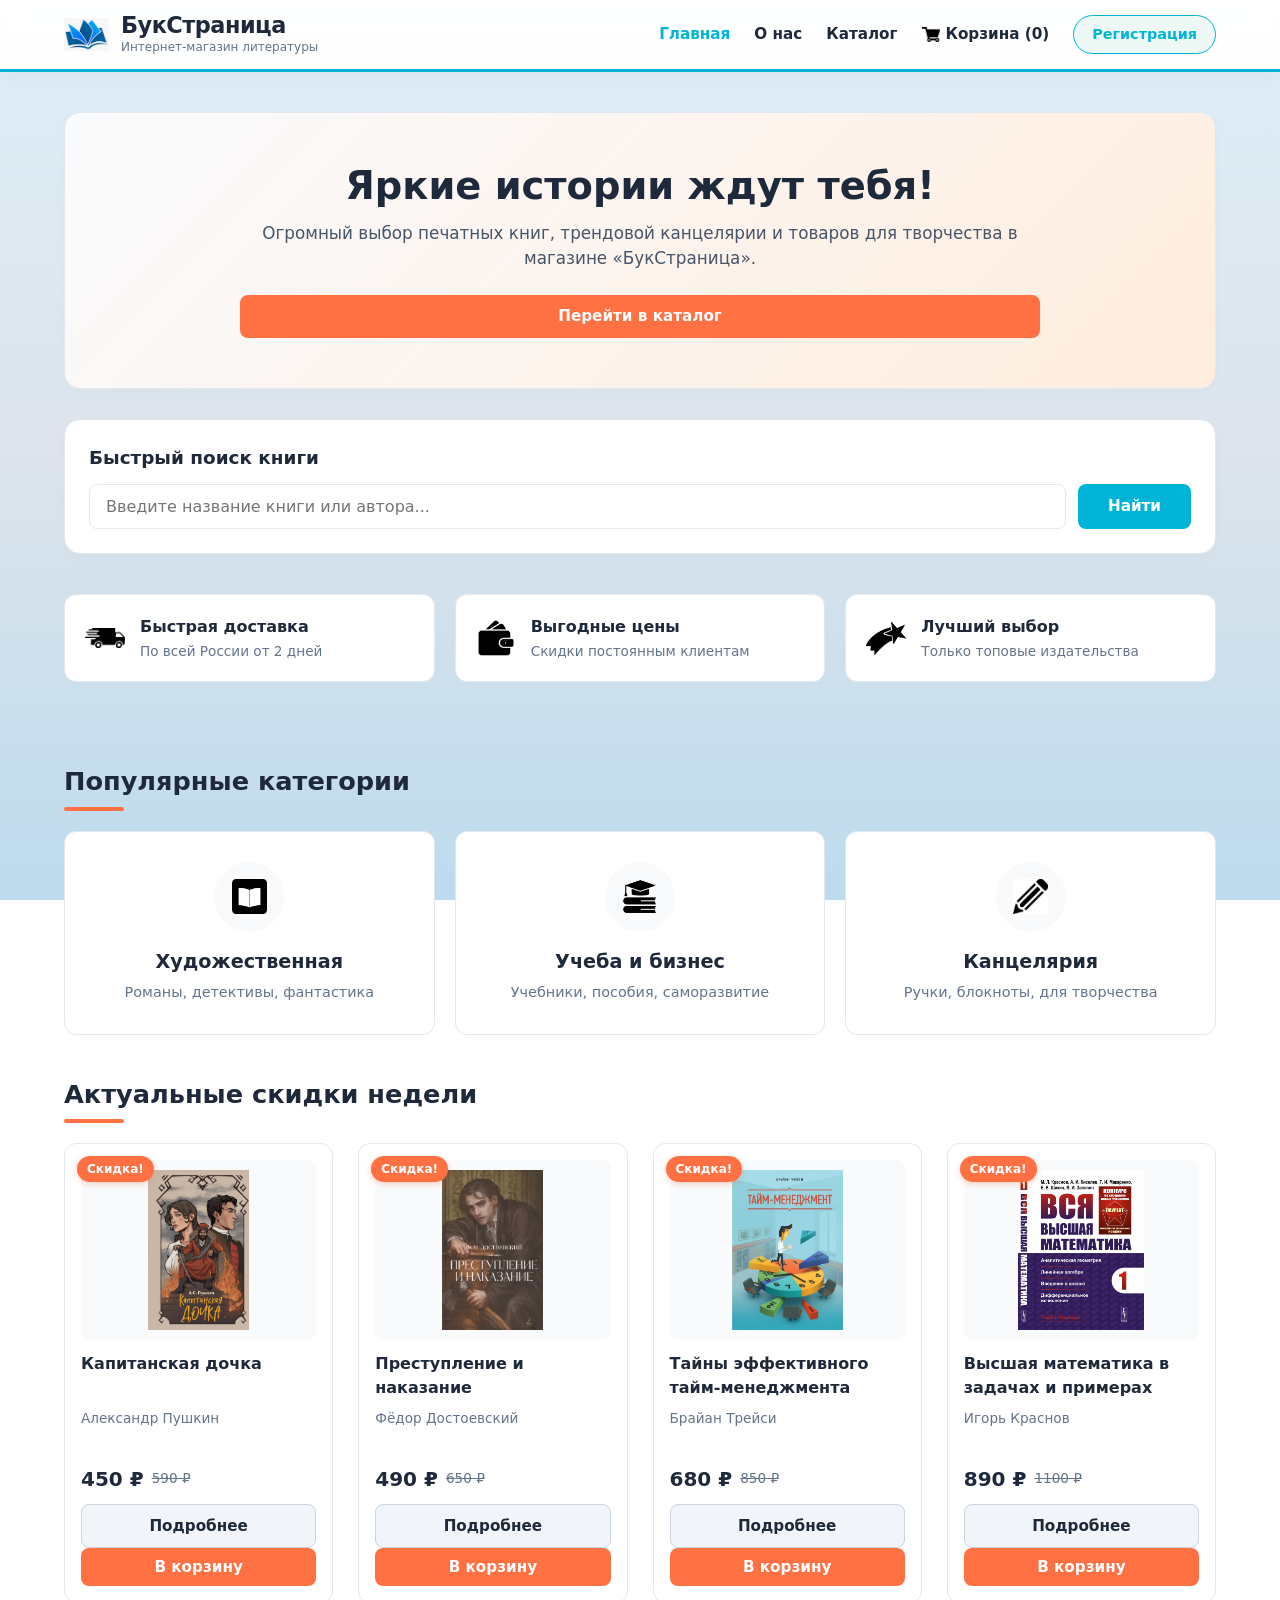
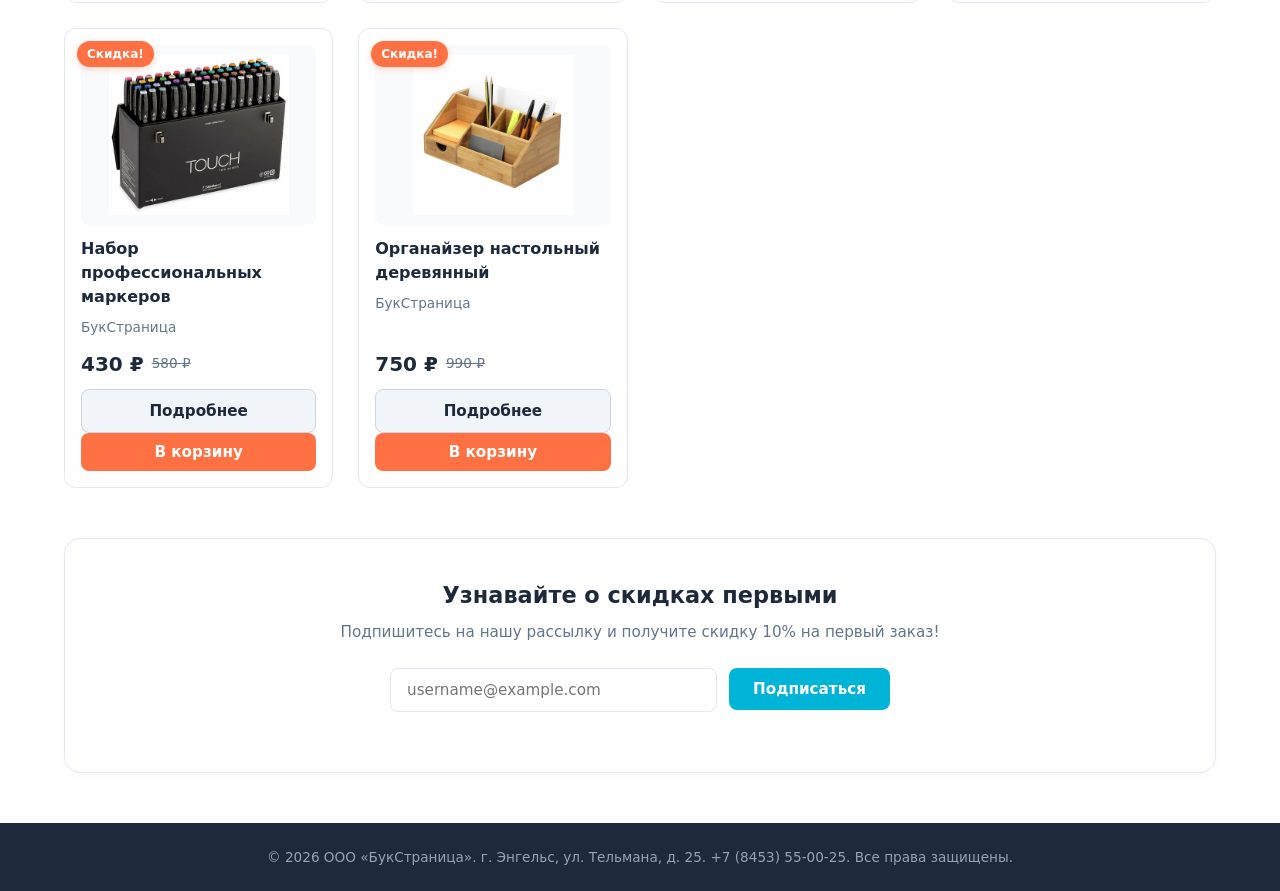
<file: index.html>
<!DOCTYPE html>
<html lang="ru">
<head>
    <meta charset="UTF-8">
    <meta name="viewport" content="width=device-width, initial-scale=1.0">
    <title>ООО «БукСтраница» — Книжный магазин</title>
    <link rel="stylesheet" href="css/style.css">
</head>
<body>

    <header class="header">
        <div class="container header-container">
            <a href="index.html" class="logo-block">
                <!-- Путь к твоему логотипу -->
                <img src="img/logo.png" alt="Логотип БукСтраница" class="main-logo">
                <div class="logo-text">
                    <h1>БукСтраница</h1>
                    <span>Интернет-магазин литературы</span>
                </div>
            </a>
            <nav class="nav">
                <a href="index.html" class="nav-link active">Главная</a>
                <a href="about.html" class="nav-link">О нас</a>
                <a href="catalog.html" class="nav-link">Каталог</a>
                <a href="cart.html" class="nav-link cart-link">
                    <!-- Иконка корзины (например, шоппер или тележка) -->
                    <img src="img/icon-cart.png" alt="Корзина" class="nav-icon">
                    <span>Корзина (<span id="cart-count">0</span>)</span>
                </a>
                <a href="register.html" class="btn-nav-link">Регистрация</a>
            </nav>
        </div>
    </header>

    <main class="container main-content">
        <!-- Главный сочный баннер -->
        <section class="hero-banner">
            <div class="hero-content">
                <h2>Яркие истории ждут тебя!</h2>
                <p>Огромный выбор печатных книг, трендовой канцелярии и товаров для творчества в магазине «БукСтраница».</p>
                <a href="catalog.html" class="btn btn-accent">Перейти в каталог</a>
            </div>
        </section>

        <!-- Интерактивный блок поиска на Главной -->
        <section class="search-section">
            <div class="search-box">
                <h3>Быстрый поиск книги</h3>
                <form action="catalog.html" method="GET" class="main-search-form">
                    <input 
                        type="text" 
                        name="search" 
                        id="main-search-input" 
                        placeholder="Введите название книги или автора..." 
                        required
                    >
                    <button type="submit" class="btn btn-primary">Найти</button>
                </form>
            </div>
        </section>

        <!-- Блок Преимуществ (для солидности и красоты) -->
        <section class="features-badges">
            <div class="feature-item">
                <img src="img/icon-delivery.jpg" alt="Доставка" class="feature-icon">
                <div class="feature-text">
                    <h4>Быстрая доставка</h4>
                    <p>По всей России от 2 дней</p>
                </div>
            </div>
            <div class="feature-item">
                <img src="img/icon-wallet.png" alt="Цены" class="feature-icon">
                <div class="feature-text">
                    <h4>Выгодные цены</h4>
                    <p>Скидки постоянным клиентам</p>
                </div>
            </div>
            <div class="feature-item">
                <img src="img/icon-star.png" alt="Качество" class="feature-icon">
                <div class="feature-text">
                    <h4>Лучший выбор</h4>
                    <p>Только топовые издательства</p>
                </div>
            </div>
        </section>

        <!-- Разделы магазина -->
        <h2 class="section-title">Популярные категории</h2>
        <section class="sections-grid">
            <a href="catalog.html?category=fiction" class="section-card">
                <div class="icon-wrapper">
                    <img src="img/icon-book.jpg" alt="Художественная литература" class="card-icon">
                </div>
                <h3>Художественная</h3>
                <p>Романы, детективы, фантастика</p>
            </a>
            <a href="catalog.html?category=study" class="section-card">
                <div class="icon-wrapper">
                    <img src="img/icon-study.png" alt="Учеба и бизнес" class="card-icon">
                </div>
                <h3>Учеба и бизнес</h3>
                <p>Учебники, пособия, саморазвитие</p>
            </a>
            <a href="catalog.html?category=stationery" class="section-card">
                <div class="icon-wrapper">
                    <img src="img/icon-pencil.jpg" alt="Канцелярия" class="card-icon">
                </div>
                <h3>Канцелярия</h3>
                <p>Ручки, блокноты, для творчества</p>
            </a>
        </section>

        <!-- Блок Горячие Скидки (Товары выводятся из JS) -->
        <h2 class="section-title">Актуальные скидки недели</h2>
        <section class="catalog-grid" id="sale-grid">
            <!-- JS сгенерирует акционные карточки товаров -->
        </section>

        <!-- Форма подписки с жестким стандартом ввода (валидацией) -->
        <section class="newsletter-block">
            <h3>Узнавайте о скидках первыми</h3>
            <p>Подпишитесь на нашу рассылку и получите скидку 10% на первый заказ!</p>
            <form class="newsletter-form" id="newsletterForm">
                <div class="input-group">
                    <input 
                        type="email" 
                        id="newsletterEmail"
                        placeholder="username@example.com" 
                        pattern="[a-z0-9._%+-]+@[a-z0-9.-]+\.[a-z]{2,}$"
                        title="Пожалуйста, введите корректный адрес электронной почты (например, user@mail.ru)"
                        required
                    >
                    <span class="error-message" id="emailError"></span>
                </div>
                <button type="submit" class="btn btn-primary">Подписаться</button>
            </form>
        </section>
    </main>

    <footer class="footer">
        <div class="container footer-content">
            <p>&copy; 2026 ООО «БукСтраница». г. Энгельс, ул. Тельмана, д. 25. +7 (8453) 55-00-25. Все права защищены.</p>
        </div>
    </footer>

    <script src="js/script.js"></script>
</body>
</html>
</file>
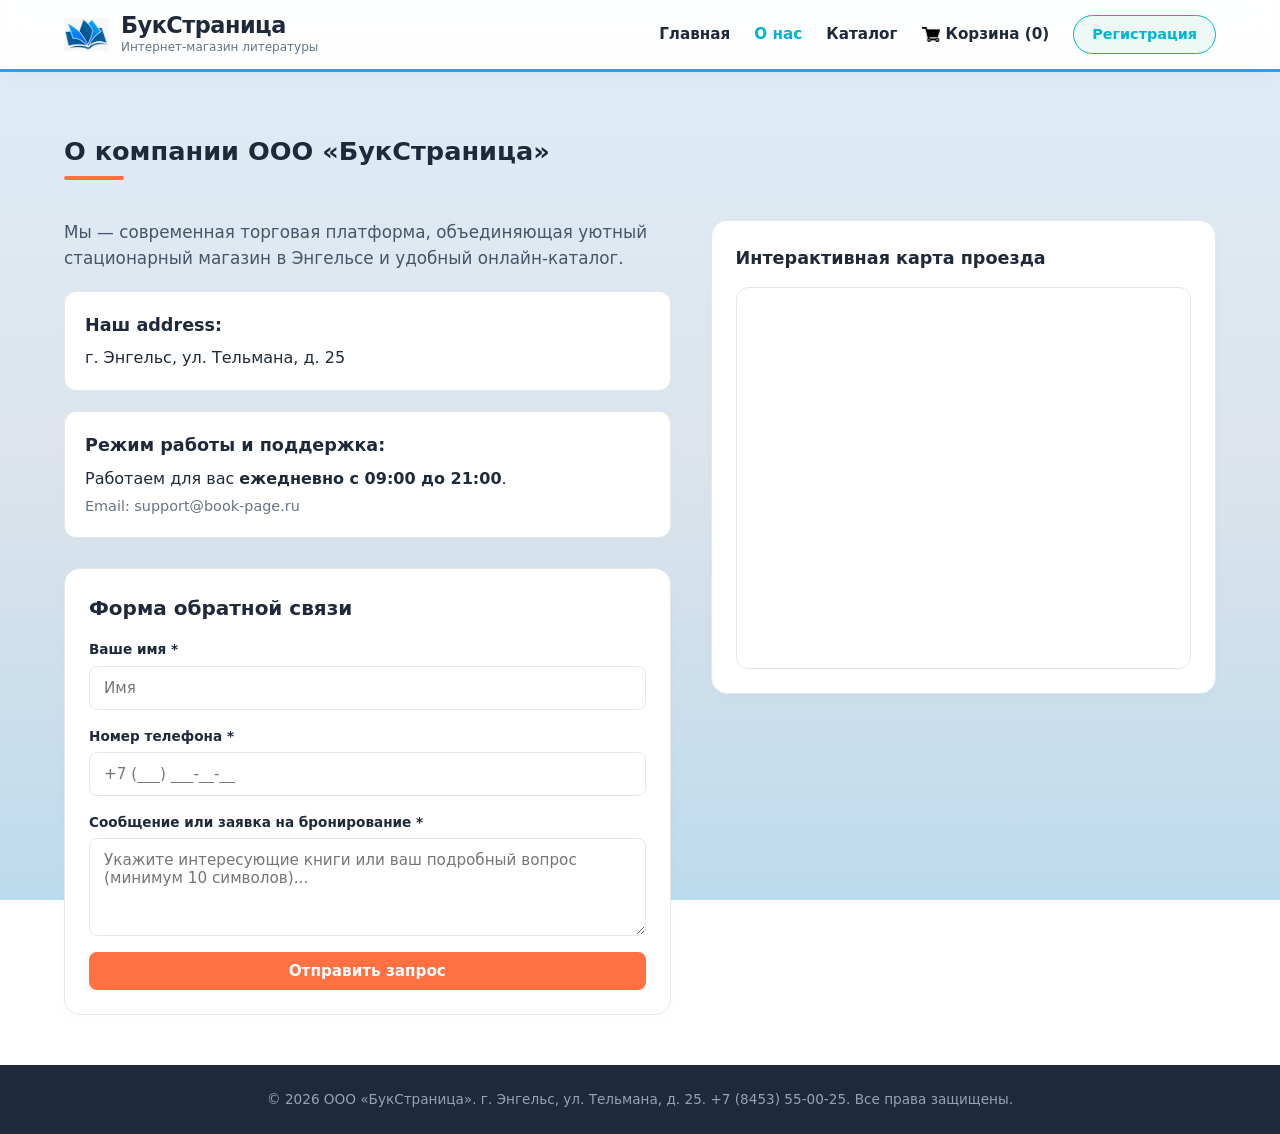
<file: about.html>
<!DOCTYPE html>
<html lang="ru">
<head>
    <meta charset="UTF-8">
    <meta name="viewport" content="width=device-width, initial-scale=1.0">
    <title>О нас — ООО «БукСтраница»</title>
    <link rel="stylesheet" href="css/style.css">
</head>
<body>

    <header class="header">
        <div class="container header-container">
            <a href="index.html" class="logo-block">
                <img src="img/logo.png" alt="Логотип БукСтраница" class="main-logo">
                <div class="logo-text">
                    <h1>БукСтраница</h1>
                    <span>Интернет-магазин литературы</span>
                </div>
            </a>
            <nav class="nav">
                <a href="index.html" class="nav-link">Главная</a>
                <a href="about.html" class="nav-link active">О нас</a>
                <a href="catalog.html" class="nav-link">Каталог</a>
                <a href="cart.html" class="nav-link cart-link">
                    <img src="img/icon-cart.png" alt="Корзина" class="nav-icon">
                    <span>Корзина (<span id="cart-count">0</span>)</span>
                </a>
                <a href="register.html" class="btn-nav-link">Регистрация</a>
            </nav>
        </div>
    </header>

    <main class="container main-content">
        <h2 class="section-title">О компании ООО «БукСтраница»</h2>
        
        <div class="about-layout">
            <!-- Левая колонка: Информация об организации и форма -->
            <section class="about-info">
                <p style="margin-bottom: 20px; font-size: 1.05rem; color: #475569;">Мы — современная торговая платформа, объединяющая уютный стационарный магазин в Энгельсе и удобный онлайн-каталог.</p>
                
                <div class="info-card">
                    <h4>Наш address:</h4>
                    <p>г. Энгельс, ул. Тельмана, д. 25</p>
                </div>

                <div class="info-card">
                    <h4>Режим работы и поддержка:</h4>
                    <p>Работаем для вас <strong>ежедневно с 09:00 до 21:00</strong>.</p>
                    <p style="margin-top:5px; font-size:0.9rem; color:var(--text-muted);">Email: support@book-page.ru</p>
                </div>

                <!-- Форма обратной связи -->
                <div class="feedback-section">
                    <div class="form-container">
                        <h3>Форма обратной связи</h3>
                        <form id="feedback-form">
                            <div class="form-group">
                                <label for="fb-name">Ваше имя *</label>
                                <input 
                                    type="text" 
                                    id="fb-name" 
                                    required 
                                    minlength="2"
                                    pattern="^[A-Za-zА-Яа-яЁё\s\-]+$"
                                    title="Имя должно содержать не менее 2 символов и состоять только из букв"
                                    placeholder="Имя"
                                >
                            </div>
                            <div class="form-group">
                                <label for="fb-phone">Номер телефона *</label>
                                <input 
                                    type="tel" 
                                    id="fb-phone" 
                                    required 
                                    placeholder="+7 (___) ___-__-__"
                                    maxlength="18"
                                >
                            </div>
                            <div class="form-group">
                                <label for="fb-message">Сообщение или заявка на бронирование *</label>
                                <textarea 
                                    id="fb-message" 
                                    rows="4" 
                                    required
                                    minlength="10"
                                    placeholder="Укажите интересующие книги или ваш подробный вопрос (минимум 10 символов)..."
                                ></textarea>
                            </div>
                            <button type="submit" class="btn btn-accent">Отправить запрос</button>
                        </form>
                    </div>
                </div>
            </section>

            <!-- Правая колонка: Интерактивная карта Google Maps -->
            <section class="about-map-container">
                <h4 style="margin-bottom:15px; font-size: 1.1rem;">Интерактивная карта проезда</h4>
                <div class="map-wrapper">
                    <!-- Полноценный стабильный iframe Google Maps, отцентрированный на ул. Тельмана, 25 в Энгельсе -->
                    <iframe 
                        src="https://google.com" 
                        width="100%" 
                        height="380" 
                        style="border:0; display: block;" 
                        allowfullscreen="" 
                        loading="lazy" 
                        referrerpolicy="no-referrer-when-downgrade">
                    </iframe>
                </div>
            </section>
        </div>
    </main>

    <footer class="footer">
        <div class="container footer-content">
            <p>&copy; 2026 ООО «БукСтраница». г. Энгельс, ул. Тельмана, д. 25. +7 (8453) 55-00-25. Все права защищены.</p>
        </div>
    </footer>

    <script src="js/script.js"></script>
</body>
</html>
</file>
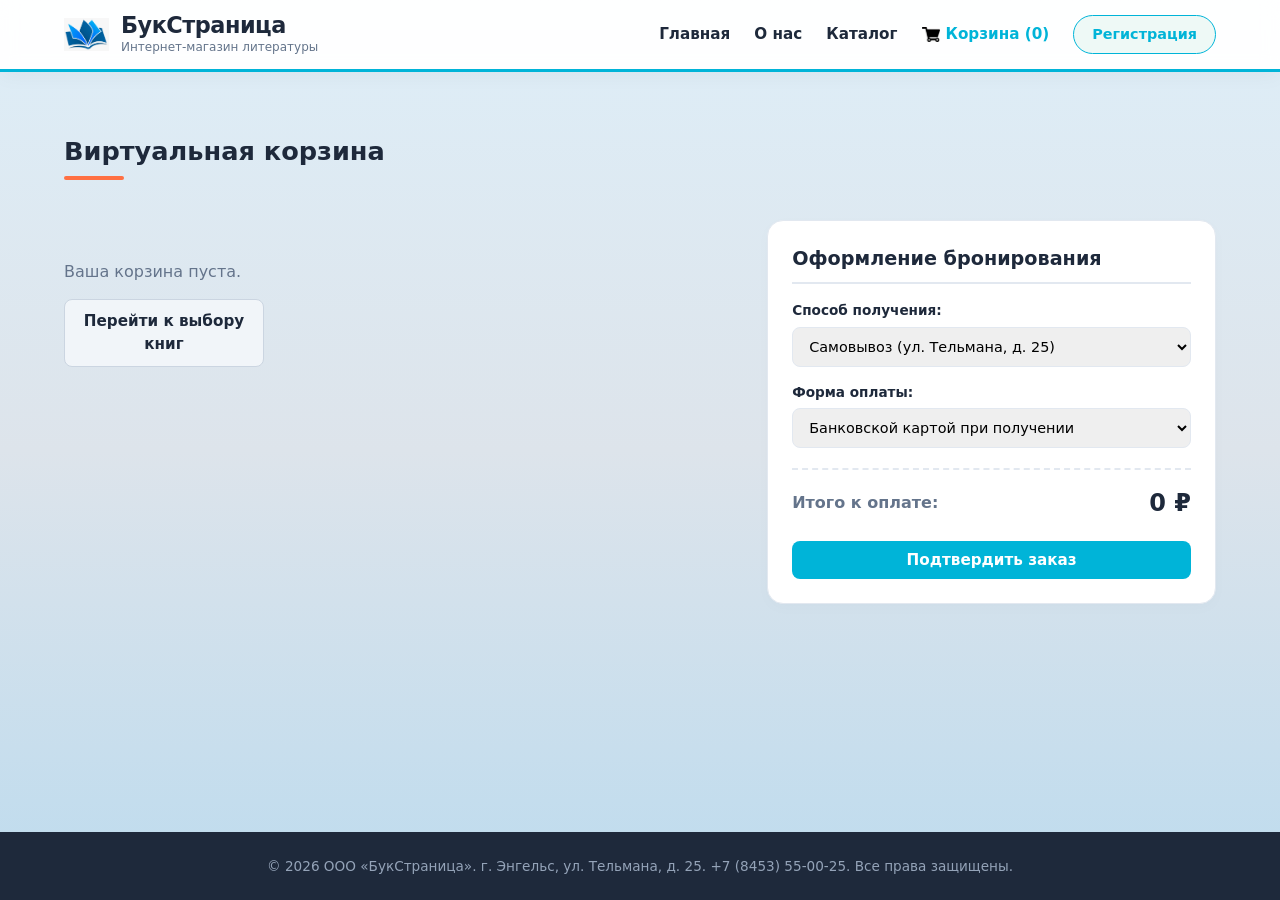
<file: cart.html>
<!DOCTYPE html>
<html lang="ru">
<head>
    <meta charset="UTF-8">
    <meta name="viewport" content="width=device-width, initial-scale=1.0">
    <title>Ваша корзина — ООО «БукСтраница»</title>
    <link rel="stylesheet" href="css/style.css">
</head>
<body>

    <header class="header">
        <div class="container header-container">
            <a href="index.html" class="logo-block">
                <img src="img/logo.png" alt="Логотип БукСтраница" class="main-logo">
                <div class="logo-text">
                    <h1>БукСтраница</h1>
                    <span>Интернет-магазин литературы</span>
                </div>
            </a>
            <nav class="nav">
                <a href="index.html" class="nav-link">Главная</a>
                <a href="about.html" class="nav-link">О нас</a>
                <a href="catalog.html" class="nav-link">Каталог</a>
                <a href="cart.html" class="nav-link cart-link active">
                    <img src="img/icon-cart.png" alt="Корзина" class="nav-icon">
                    <span>Корзина (<span id="cart-count">0</span>)</span>
                </a>
                <a href="register.html" class="btn-nav-link">Регистрация</a>
            </nav>
        </div>
    </header>

    <main class="container main-content">
        <h2 class="section-title">Виртуальная корзина</h2>
        
        <div class="cart-layout">
            <!-- Левая колонка: список выбранных книг -->
            <div id="cart-page-list">
                <p style="color: var(--text-muted); padding: 20px 0;">Загрузка товаров...</p>
            </div>

            <!-- Правая колонка: параметры доставки, оплаты и итог -->
            <div class="cart-summary-box">
                <h3>Оформление бронирования</h3>
                <form id="orderForm">
                    <div class="form-group-cart">
                        <label for="cart-delivery">Способ получения:</label>
                        <select id="cart-delivery" required>
                            <option value="pickup">Самовывоз (ул. Тельмана, д. 25)</option>
                            <option value="delivery">Курьерская доставка по г. Энгельс</option>
                        </select>
                    </div>

                    <div class="form-group-cart">
                        <label for="cart-payment">Форма оплаты:</label>
                        <select id="cart-payment" required>
                            <option value="card">Банковской картой при получении</option>
                            <option value="cash">Наличными при получении</option>
                        </select>
                    </div>

                    <div class="total-price-row">
                        <span style="font-weight: 600; color: var(--text-muted);">Итого к оплате:</span>
                        <span style="font-size: 1.5rem; font-weight: 800;"><span id="cart-page-total">0</span> ₽</span>
                    </div>

                    <button type="submit" class="btn btn-primary" id="checkout-page-btn">Подтвердить заказ</button>
                </form>
            </div>
        </div>
    </main>

    <footer class="footer">
        <div class="container footer-content">
            <p>&copy; 2026 ООО «БукСтраница». г. Энгельс, ул. Тельмана, д. 25. +7 (8453) 55-00-25. Все права защищены.</p>
        </div>
    </footer>

    <script src="js/script.js"></script>
</body>
</html>
</file>
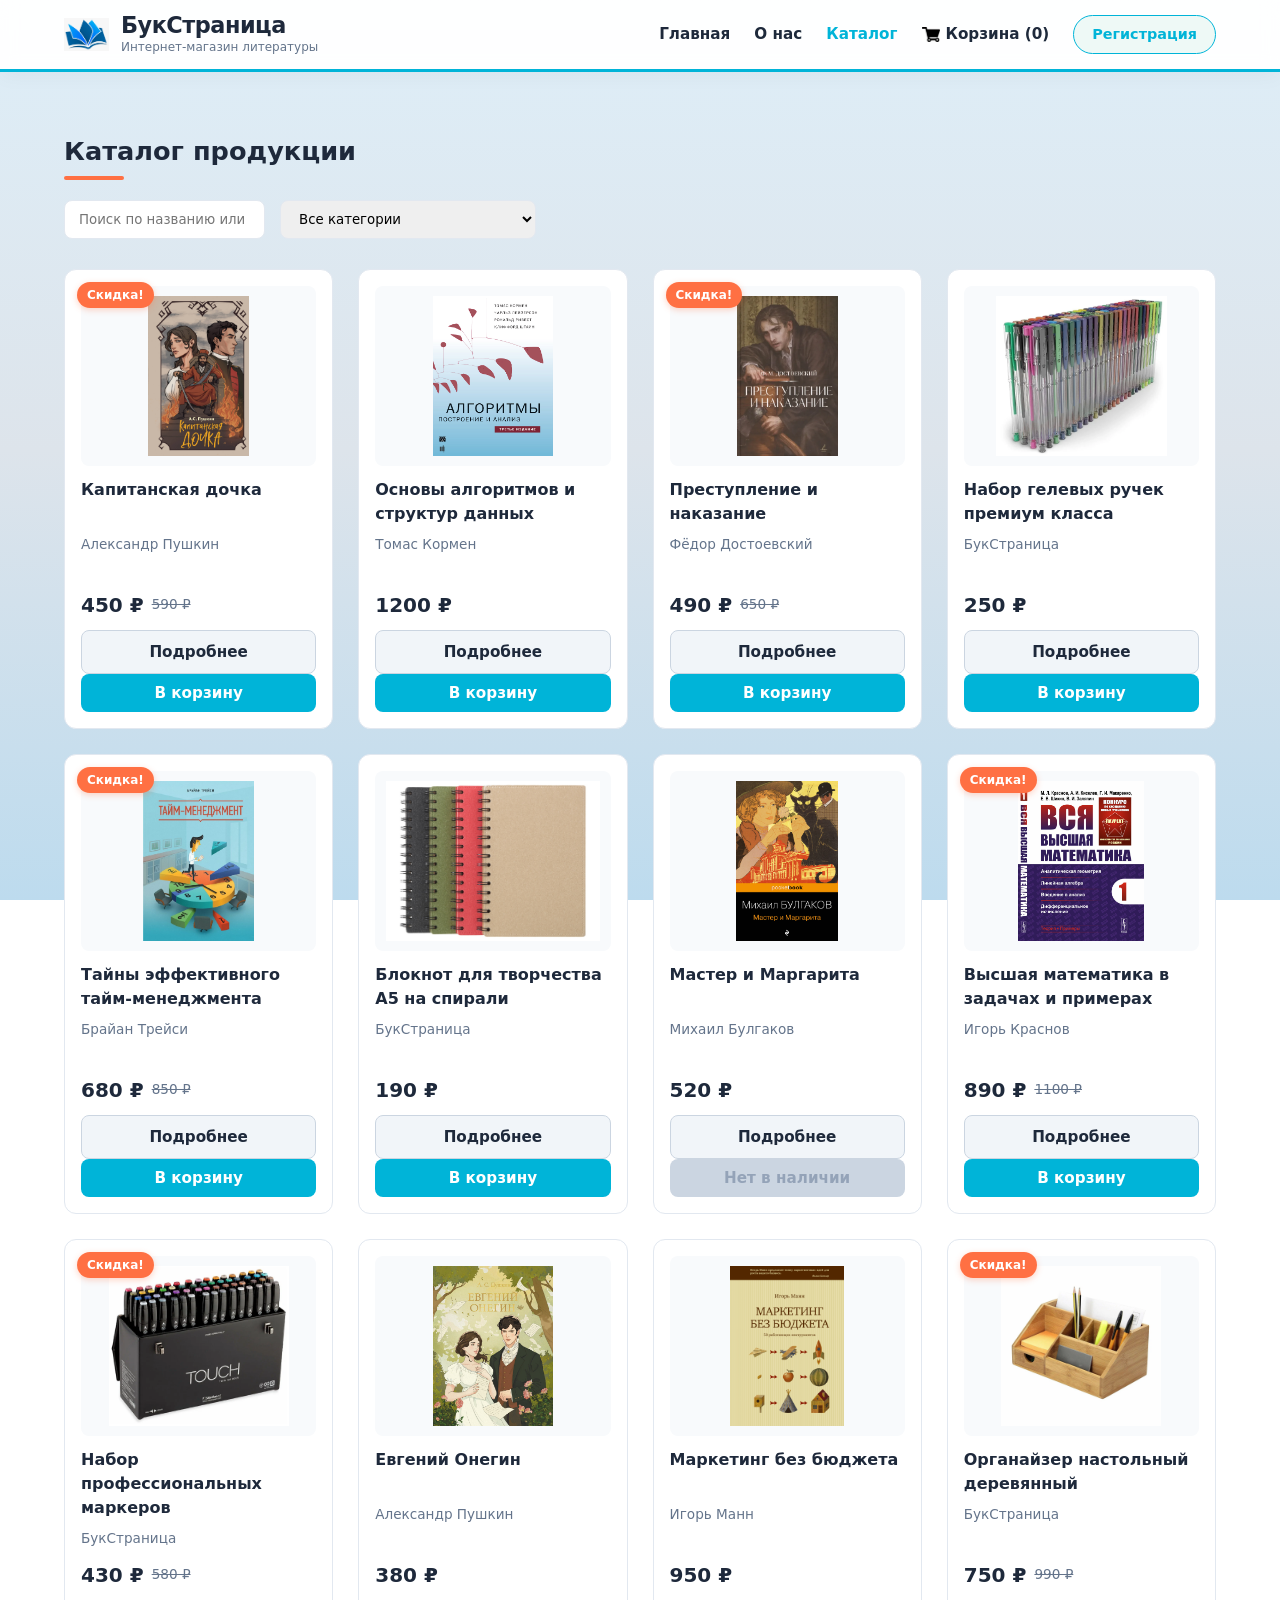
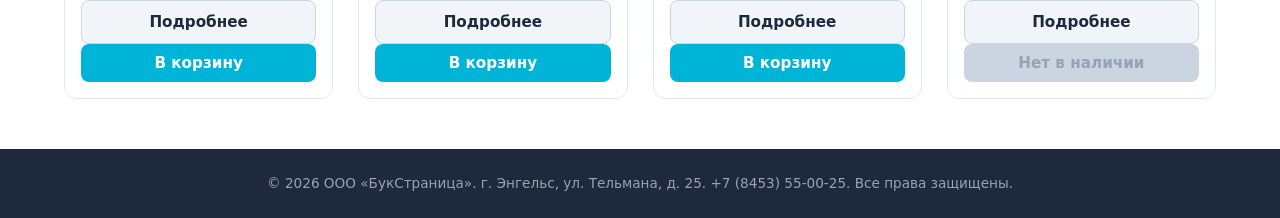
<file: catalog.html>
<!DOCTYPE html>
<html lang="ru">
<head>
    <meta charset="UTF-8">
    <meta name="viewport" content="width=device-width, initial-scale=1.0">
    <title>Каталог товаров — ООО «БукСтраница»</title>
    <link rel="stylesheet" href="css/style.css">
</head>
<body>

    <header class="header">
        <div class="container header-container">
            <a href="index.html" class="logo-block">
                <img src="img/logo.png" alt="Логотип БукСтраница" class="main-logo">
                <div class="logo-text">
                    <h1>БукСтраница</h1>
                    <span>Интернет-магазин литературы</span>
                </div>
            </a>
            <nav class="nav">
                <a href="index.html" class="nav-link">Главная</a>
                <a href="about.html" class="nav-link">О нас</a>
                <a href="catalog.html" class="nav-link active">Каталог</a>
                <a href="cart.html" class="nav-link cart-link">
                    <img src="img/icon-cart.png" alt="Корзина" class="nav-icon">
                    <span>Корзина (<span id="cart-count">0</span>)</span>
                </a>
                <a href="register.html" class="btn-nav-link">Регистрация</a>
            </nav>
        </div>
    </header>

    <main class="container main-content">
        <h2 class="section-title">Каталог продукции</h2>
        
        <!-- Панель фильтров и поиска -->
            <div class="controls">
                <input 
                    type="text" 
                    id="search-input" 
                    placeholder="Поиск по названию или автору..." 
                    autocomplete="off"
                >
                <select id="genre-filter">
                    <option value="all">Все категории</option>
                    <option value="fiction">Художественная литература</option>
                    <option value="study">Учеба и бизнес</option> <!-- Вернули 'study' для синхронизации с JS -->
                    <option value="stationery">Канцелярия</option>
                </select>
            </div>

        <!-- Полноценная сетка товаров -->
        <section class="catalog-grid" id="catalog-grid">
            <!-- Карточки генерируются скриптом script.js -->
        </section>
    </main>

    <footer class="footer">
        <div class="container footer-content">
            <p>&copy; 2026 ООО «БукСтраница». г. Энгельс, ул. Тельмана, д. 25. +7 (8453) 55-00-25. Все права защищены.</p>
        </div>
    </footer>

    <script src="js/script.js"></script>
</body>
</html>
</file>
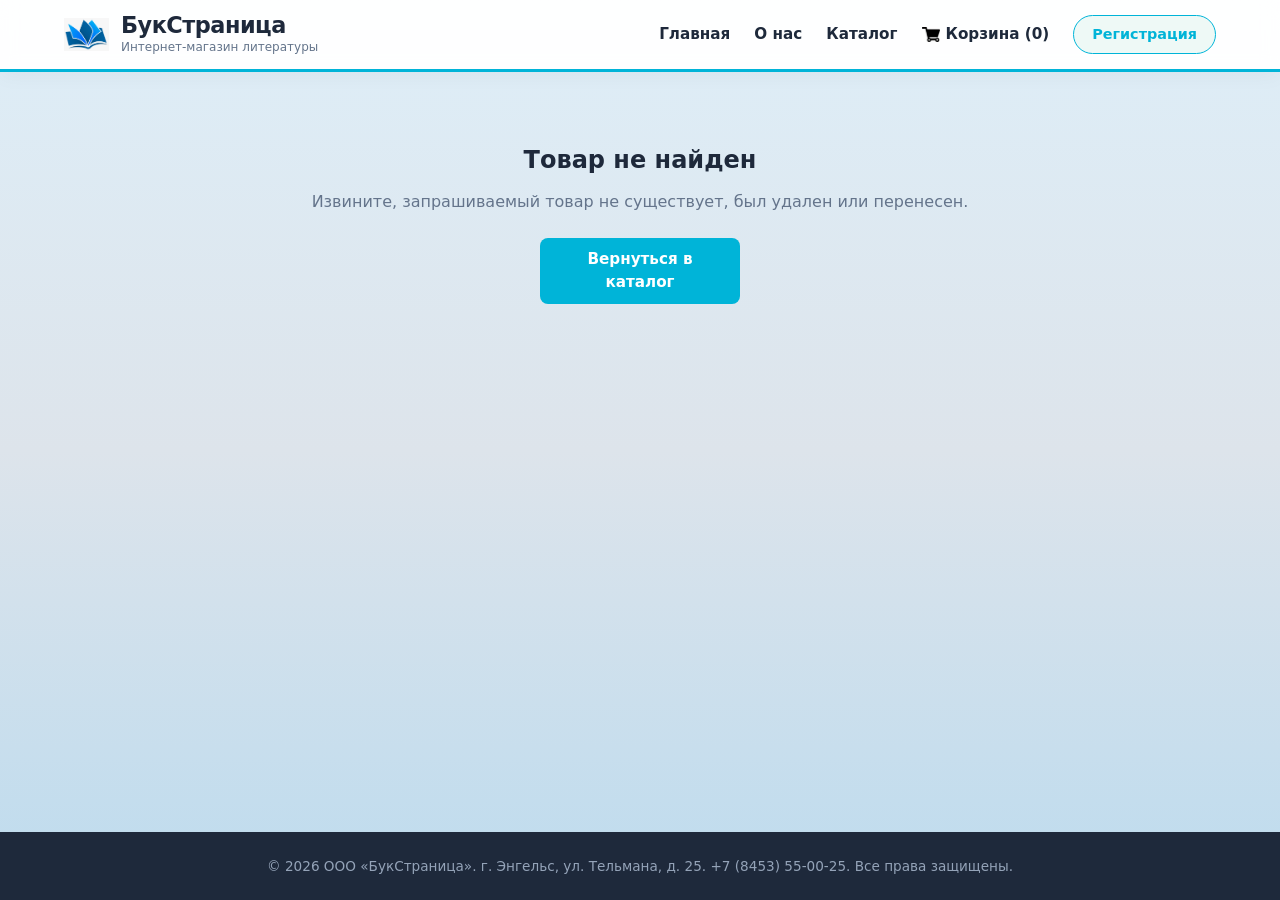
<file: product.html>
<!DOCTYPE html>
<html lang="ru">
<head>
    <meta charset="UTF-8">
    <meta name="viewport" content="width=device-width, initial-scale=1.0">
    <title>Информация о товаре — ООО «БукСтраница»</title>
    <link rel="stylesheet" href="css/style.css">
</head>
<body>

    <header class="header">
        <div class="container header-container">
            <a href="index.html" class="logo-block">
                <img src="img/logo.png" alt="Логотип БукСтраница" class="main-logo">
                <div class="logo-text">
                    <h1>БукСтраница</h1>
                    <span>Интернет-магазин литературы</span>
                </div>
            </a>
            <nav class="nav">
                <a href="index.html" class="nav-link">Главная</a>
                <a href="about.html" class="nav-link">О нас</a>
                <a href="catalog.html" class="nav-link">Каталог</a>
                <a href="cart.html" class="nav-link cart-link">
                    <img src="img/icon-cart.png" alt="Корзина" class="nav-icon">
                    <span>Корзина (<span id="cart-count">0</span>)</span>
                </a>
                <a href="register.html" class="btn-nav-link">Регистрация</a>
            </nav>
        </div>
    </header>

    <main class="container main-content">
        <!-- Блок сообщения об ошибке (изначально скрыт) -->
        <div id="product-error" style="display: none; text-align: center; padding: 50px 0;">
            <h3 style="font-size: 1.5rem; margin-bottom: 12px;">Товар не найден</h3>
            <p style="color: var(--text-muted); margin-bottom: 24px;">Извините, запрашиваемый товар не существует, был удален или перенесен.</p>
            <a href="catalog.html" class="btn btn-primary" style="max-width: 200px; margin: 0 auto;">Вернуться в каталог</a>
        </div>

        <!-- Основная разметка карточки товара -->
        <div id="product-layout-box" class="product-page-layout">
            <div class="product-media">
                <img id="p-img" src="img/logo.png" alt="Обложка книги" class="product-main-img">
            </div>
            <div class="product-details">
                <h2 id="p-title">Название книги</h2>
                <div id="p-author" class="author">Автор книги</div>
                
                <div class="product-meta">
                    <p><strong>Категория:</strong> <span id="p-genre">Литература</span></p>
                    <p><strong>Доступность:</strong> <span id="p-stock">Определяется...</span></p>
                    <p><strong>Доставка:</strong> Возможна курьерская доставка или самовывоз (г. Энгельс)</p>
                </div>

                <div class="product-description">
                    <h3 style="font-size: 1.15rem; margin-bottom: 8px; color: var(--text-dark);">Аннотация и описание</h3>
                    <p id="p-annotation">Текст аннотации...</p>
                </div>

                <div class="product-actions-box">
                    <div class="price-display">
                        <span style="font-size: 0.8rem; color: var(--text-muted); font-weight: 600; text-transform: uppercase;">Цена:</span>
                        <div style="display: flex; align-items: center; gap: 10px;">
                            <span id="p-price" class="current-price">0 ₽</span>
                            <span id="p-old-price" class="old-price" style="font-size: 1.1rem; display: none;">0 ₽</span>
                        </div>
                    </div>
                    <button id="p-buy-btn" class="btn btn-primary">Добавить в корзину</button>
                </div>
            </div>
        </div>
    </main>

    <footer class="footer">
        <div class="container footer-content">
            <p>&copy; 2026 ООО «БукСтраница». г. Энгельс, ул. Тельмана, д. 25. +7 (8453) 55-00-25. Все права защищены.</p>
        </div>
    </footer>

    <script src="js/script.js"></script>
</body>
</html>
</file>
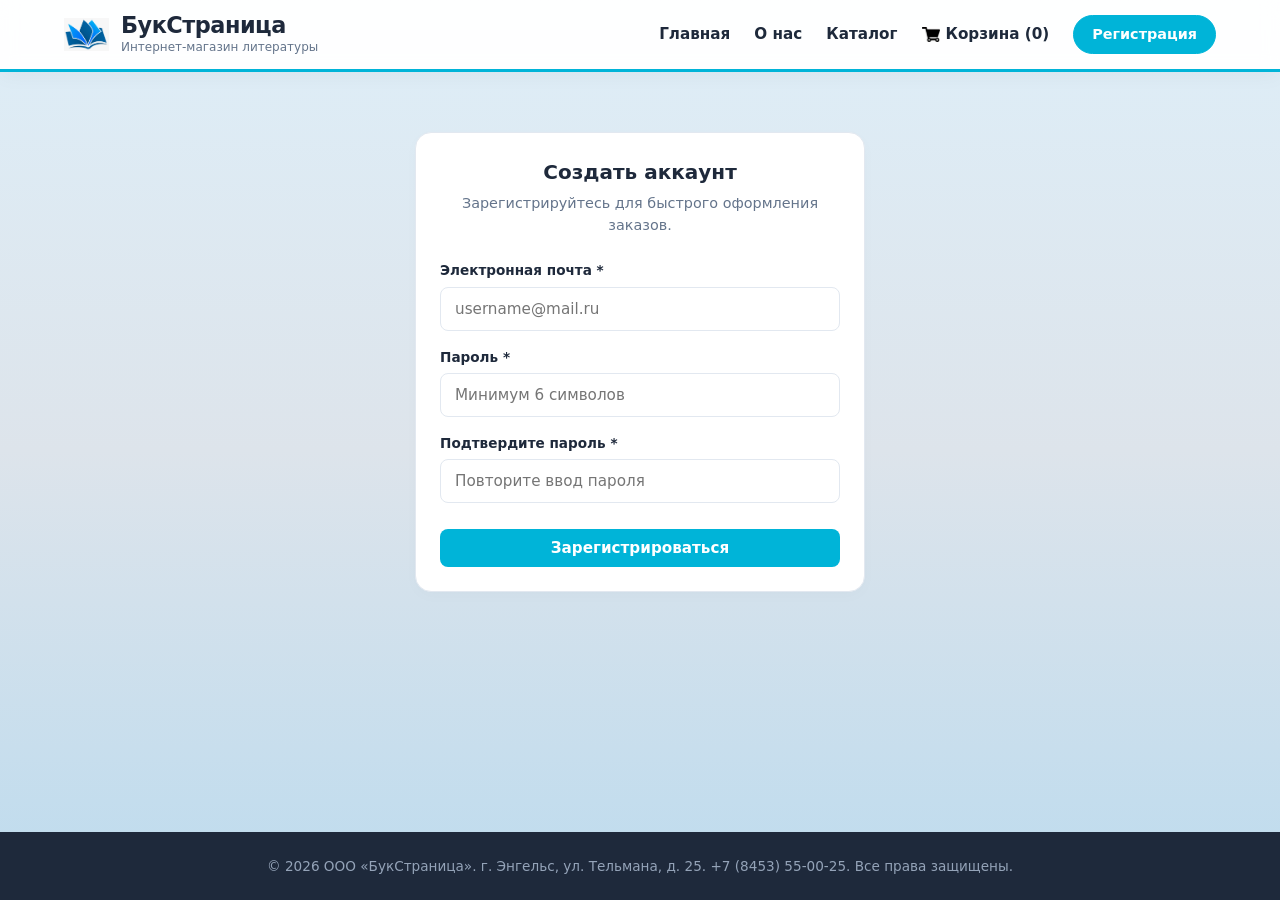
<file: register.html>
<!DOCTYPE html>
<html lang="ru">
<head>
    <meta charset="UTF-8">
    <meta name="viewport" content="width=device-width, initial-scale=1.0">
    <title>Регистрация — ООО «БукСтраница»</title>
    <link rel="stylesheet" href="css/style.css">
</head>
<body>

    <header class="header">
        <div class="container header-container">
            <a href="index.html" class="logo-block">
                <img src="img/logo.png" alt="Логотип БукСтраница" class="main-logo">
                <div class="logo-text">
                    <h1>БукСтраница</h1>
                    <span>Интернет-магазин литературы</span>
                </div>
            </a>
            <nav class="nav">
                <a href="index.html" class="nav-link">Главная</a>
                <a href="about.html" class="nav-link">О нас</a>
                <a href="catalog.html" class="nav-link">Каталог</a>
                <a href="cart.html" class="nav-link cart-link">
                    <img src="img/icon-cart.png" alt="Корзина" class="nav-icon">
                    <span>Корзина (<span id="cart-count">0</span>)</span>
                </a>
                <a href="register.html" class="btn-nav-link" style="background: var(--primary); color: #fff;">Регистрация</a>
            </nav>
        </div>
    </header>

    <main class="container main-content">
        <!-- Ограничиваем ширину контейнера формы, чтобы она выглядела аккуратно по центру -->
        <div class="feedback-section" style="max-width: 450px; margin: 40px auto 0 auto;">
            <h3 style="margin-bottom: 6px; text-align: center;">Создать аккаунт</h3>
            <p style="color: var(--text-muted); font-size: 0.9rem; text-align: center; margin-bottom: 24px;">
                Зарегистрируйтесь для быстрого оформления заказов.
            </p>
            
            <form id="reg-page-form">
                <div class="form-group">
                    <label for="reg-email">Электронная почта *</label>
                    <input 
                        type="email" 
                        id="reg-email" 
                        required 
                        placeholder="username@mail.ru"
                        pattern="[a-z0-9._%+-]+@[a-z0-9.-]+\.[a-z]{2,}$"
                    >
                </div>
                <div class="form-group">
                    <label for="reg-pass">Пароль *</label>
                    <input 
                        type="password" 
                        id="reg-pass" 
                        required 
                        minlength="6" 
                        placeholder="Минимум 6 символов"
                    >
                </div>
                <div class="form-group">
                    <label for="reg-pass-confirm">Подтвердите пароль *</label>
                    <input 
                        type="password" 
                        id="reg-pass-confirm" 
                        required 
                        placeholder="Повторите ввод пароля"
                    >
                </div>
                <button type="submit" class="btn btn-primary" style="margin-top: 10px;">Зарегистрироваться</button>
            </form>
        </div>
    </main>

    <footer class="footer">
        <div class="container footer-content">
            <p>&copy; 2026 ООО «БукСтраница». г. Энгельс, ул. Тельмана, д. 25. +7 (8453) 55-00-25. Все права защищены.</p>
        </div>
    </footer>

    <script src="js/script.js"></script>
</body>
</html>
</file>
<file: css/style.css>
/* Переменные для сочной, современной и светлой гаммы */
:root {
    --bg-card: #ffffff;
    --text-dark: #1e293b;      /* Глубокий slate цвет вместо черного */
    --text-muted: #64748b;
    --primary: #00b4d8;        /* Сочный бирюзовый */
    --primary-hover: #0096c7;
    --accent: #ff7043;         /* Контрастный кораллово-оранжевый */
    --accent-hover: #f4511e;
    --light-accent: #eef9f6;
    --border-color: #e2e8f0;   /* Тонкие аккуратные рамки */
}

* {
    box-sizing: border-box;
    margin: 0;
    padding: 0;
    font-family: 'Segoe UI', system-ui, -apple-system, sans-serif;
}

body {
    background: linear-gradient(180deg, #deeef8 0%, #dde4eb 50%, #bddbee 100%);
    background-attachment: fixed; /* Градиент красиво растягивается и не рвется при скролле */
    color: var(--text-dark);
    display: flex;
    flex-direction: column;
    min-height: 100vh;
    line-height: 1.5;
}

.container {
    width: 90%;
    max-width: 1200px;
    margin: 0 auto;
}

/* Шапка сайта */
.header {
    background-color: rgba(255, 255, 255, 0.95); /* Эффект легкого стекла */
    backdrop-filter: blur(8px);
    border-bottom: 3px solid var(--primary);
    position: sticky;
    top: 0;
    z-index: 100;
    box-shadow: 0 4px 20px rgba(0, 0, 0, 0.04);
}

.header-container {
    display: flex;
    justify-content: space-between;
    align-items: center;
    padding: 12px 0;
}

/* Стилизация логотипа из картинок */
.logo-block {
    display: flex;
    align-items: center;
    gap: 12px;
    text-decoration: none;
    color: inherit;
}

.main-logo {
    width: 45px;
    height: 45px;
    object-fit: contain;
}

.logo-text h1 {
    font-size: 1.4rem;
    color: var(--text-dark);
    font-weight: 800;
    letter-spacing: -0.5px;
    line-height: 1.1;
}

.logo-text span {
    font-size: 0.75rem;
    color: var(--text-muted);
    font-weight: 500;
    display: block;
}

/* Навигация и иконка корзины */
.nav { 
    display: flex; 
    gap: 24px; 
    align-items: center; 
}

.nav-link { 
    text-decoration: none; 
    color: var(--text-dark); 
    font-weight: 600; 
    font-size: 0.95rem;
    transition: color 0.2s; 
    display: flex;
    align-items: center;
    gap: 6px;
}

.nav-link:hover, .nav-link.active { 
    color: var(--primary); 
}

.nav-icon {
    width: 18px;
    height: 18px;
    object-fit: contain;
}

.btn-nav-link {
    background: var(--light-accent);
    padding: 8px 18px;
    border-radius: 20px;
    color: var(--primary);
    border: 1px solid var(--primary);
    text-decoration: none;
    font-weight: 600;
    font-size: 0.9rem;
    transition: all 0.2s ease;
}

.btn-nav-link:hover {
    background: var(--primary);
    color: #fff;
}

/* Главный контент */
.main-content { 
    padding: 20px 0 50px 0; 
    flex: 1; 
}

/* Главный баннер (Hero) */
.hero-banner {

    background: linear-gradient(135deg, #fafbfd 0%, #ffedde 100%);
    padding: 50px 40px;
    border-radius: 16px;
    margin: 20px 0 30px 0;
    /* Тонкая рамка в цвет твоих остальных элементов, чтобы баннер смотрелся аккуратно */
    border: 1px solid var(--border-color);
    box-shadow: 0 4px 15px rgba(0, 0, 0, 0.02);
    text-align: center; /* Текст по центру, как мы договаривались */
}

.hero-content { 
    max-width: 550px; 
}

.hero-content h2 { 
    font-size: 2.4rem; 
    color: var(--text-dark); 
    margin-bottom: 12px; 
    line-height: 1.2; 
}

.hero-content p { 
    font-size: 1.05rem; 
    color: #475569; 
    margin-bottom: 24px; 
}

/* Стили для Секции Быстрого Поиска на Главной */
.search-section {
    margin-bottom: 40px;
}

.search-box {
    background: var(--bg-card);
    padding: 24px;
    border-radius: 16px;
    border: 1px solid var(--border-color);
    box-shadow: 0 4px 15px rgba(0, 0, 0, 0.02);
}

.search-box h3 {
    font-size: 1.15rem;
    margin-bottom: 12px;
    color: var(--text-dark);
}

.main-search-form {
    display: flex;
    gap: 12px;
}

.main-search-form input {
    flex: 1;
    padding: 12px 16px;
    border: 1px solid var(--border-color);
    border-radius: 8px;
    font-size: 1rem;
    outline: none;
    transition: border-color 0.2s;
}

.main-search-form input:focus {
    border-color: var(--primary);
}

.main-search-form .btn {
    width: auto;
    padding: 12px 30px;
}

/* Блок преимуществ */
.features-badges {
    display: grid;
    grid-template-columns: repeat(auto-fit, minmax(250px, 1fr));
    gap: 20px;
    margin-bottom: 40px;
}

.feature-item {
    background: #fff;
    padding: 20px;
    border-radius: 12px;
    border: 1px solid var(--border-color);
    display: flex;
    align-items: center;
    gap: 15px;
}

.feature-icon {
    width: 40px;
    height: 40px;
    object-fit: contain;
    flex-shrink: 0;
}

.feature-text h4 {
    font-size: 1rem;
    font-weight: 700;
    margin-bottom: 2px;
}

.feature-text p {
    font-size: 0.85rem;
    color: var(--text-muted);
}

/* Секции заголовков */
.section-title { 
    font-size: 1.6rem; 
    margin: 40px 0 20px 0; 
    position: relative; 
    display: inline-block; 
}

.section-title::after { 
    content: ''; 
    display: block; 
    width: 60px; 
    height: 4px; 
    background: var(--accent); 
    margin-top: 6px; 
    border-radius: 2px; 
}

/* Красочные сетки разделов */
.sections-grid {
    display: grid;
    grid-template-columns: repeat(auto-fit, minmax(280px, 1fr));
    gap: 20px;
}

.section-card {
    background: #fff;
    padding: 30px 20px;
    border-radius: 12px;
    text-align: center;
    border: 1px solid var(--border-color);
    transition: transform 0.2s, box-shadow 0.2s;
    text-decoration: none;
    color: inherit;
    display: flex;
    flex-direction: column;
    align-items: center;
}

.section-card:hover {
    transform: translateY(-5px);
    box-shadow: 0 12px 24px rgba(0,0,0,0.04);
    border-color: var(--primary);
}

.icon-wrapper {
    width: 70px;
    height: 70px;
    background: #f8fafc;
    border-radius: 50%;
    display: flex;
    align-items: center;
    justify-content: center;
    margin-bottom: 16px;
}

.card-icon {
    width: 35px;
    height: 35px;
    object-fit: contain;
}

.section-card h3 { 
    color: var(--text-dark); 
    margin-bottom: 6px; 
    font-size: 1.2rem;
}

.section-card p {
    font-size: 0.9rem;
    color: var(--text-muted);
}

/* Сетка карточек товаров ОДНОГО РАЗМЕРА */
.catalog-grid {
    display: grid;
    grid-template-columns: repeat(auto-fill, minmax(240px, 1fr));
    gap: 25px;
}

/* Карточка товара */
.book-card {
    background: var(--bg-card);
    border: 1px solid var(--border-color);
    border-radius: 12px;
    padding: 16px;
    display: flex;
    flex-direction: column;
    width: 100%;
    height: 430px; 
    position: relative;
    overflow: hidden;
    transition: all 0.2s ease;
}

.book-card:hover {
    border-color: var(--primary);
    box-shadow: 0 10px 25px rgba(0,180,216,0.08);
    transform: translateY(-2px);
}

.book-img {
    width: 100%;
    height: 180px;
    object-fit: contain; 
    background-color: #f8fafc;
    border-radius: 8px;
    margin-bottom: 12px;
    flex-shrink: 0;
    padding: 10px;
}

.book-info-wrapper {
    flex-grow: 1;
    display: flex;
    flex-direction: column;
}

.book-title {
    font-size: 1rem;
    font-weight: 700;
    color: var(--text-dark);
    margin-bottom: 4px;
    display: -webkit-box;
    -webkit-line-clamp: 2;
    -webkit-box-orient: vertical;
    overflow: hidden;
    height: 2.6em; 
}

.book-author {
    font-size: 0.85rem;
    color: var(--text-muted);
    margin-bottom: 8px; white-space: nowrap; overflow: hidden; text-overflow: ellipsis;
}

.book-footer-wrapper {
    margin-top: auto;
    flex-shrink: 0;
}

.book-price {
    font-size: 1.25rem;
    font-weight: 800;
    color: var(--text-dark);
    margin-bottom: 10px;
    display: flex;
    align-items: center;
    gap: 8px;
}

/* Бейдж скидки */
.sale-badge {
    position: absolute;
    top: 12px;
    left: 12px;
    background: var(--accent);
    color: #fff;
    padding: 4px 10px;
    font-size: 0.75rem;
    font-weight: 700;
    border-radius: 20px;
    box-shadow: 0 2px 6px rgba(255,112,67,0.3);
    z-index: 5;
}

.old-price {
    font-size: 0.85rem;
    text-decoration: line-through;
    color: var(--text-muted);
    font-weight: 400;
}

/* Красочные Кнопки */
.btn {
    width: 100%;
    padding: 10px 16px;
    border: none;
    border-radius: 8px;
    cursor: pointer;
    font-weight: 700;
    font-size: 0.95rem;
    text-align: center;
    display: inline-block;
    text-decoration: none;
    transition: all 0.2s ease;
}
.btn:active { transform: scale(0.98); }

.btn-secondary {
    background: #f1f5f9;
    color: var(--text-dark);
    border: 1px solid #cbd5e1;
}
.btn-secondary:hover { background: #e2e8f0; }

.btn-primary { background: var(--primary); color: #fff; }
.btn-primary:hover { background: var(--primary-hover); }

.btn-accent { background: var(--accent); color: #fff; }
.btn-accent:hover { background: var(--accent-hover); }

/* Красивые Блоки Рассылки и Валидации */
.newsletter-block {
    background: var(--bg-card);
    border: 1px solid var(--border-color);
    padding: 40px;
    border-radius: 16px;
    text-align: center;
    margin-top: 50px;
    box-shadow: 0 4px 15px rgba(0,0,0,0.02);
}

.newsletter-block h3 { margin-bottom: 8px; font-size: 1.4rem;}
.newsletter-block p { color: var(--text-muted); margin-bottom: 24px; font-size: 0.95rem;}

.newsletter-form {
    display: flex;
    max-width: 500px;
    margin: 0 auto;
    gap: 12px;
    align-items: flex-start;
}

.input-group {
    flex: 1;
    display: flex;
    flex-direction: column;
    text-align: left;
}

.newsletter-form input {
    width: 100%;
    padding: 12px 16px;
    border: 1px solid var(--border-color);
    border-radius: 8px;
    outline: none;
    font-size: 0.95rem;
    transition: all 0.2s;
}

.newsletter-form input:focus {
    border-color: var(--primary);
    box-shadow: 0 0 0 3px rgba(0, 180, 216, 0.1);
}

/* Красивая кастомная ошибка валидации */
.newsletter-form input:invalid:not(:placeholder-shown) {
    border-color: var(--accent);
    background-color: #fff5f5;
}
.error-message {
    font-size: 0.75rem;
    color: var(--accent);
    margin-top: 4px;
    min-height: 16px;
    font-weight: 500;
}
.newsletter-form .btn {
    width: auto;
    padding: 12px 24px;
    white-space: nowrap;
}
/* Подвал */
.footer {
    background: var(--text-dark);
    color: #94a3b8;
    padding: 24px 0;
    margin-top: auto;
    font-size: 0.85rem;
    text-align: center;
}
/* Контролы и формы фильтров */
.controls { display: flex; gap: 15px; margin-bottom: 30px; }
.controls input, .controls select { padding: 10px 14px; border: 1px solid var(--border-color); border-radius: 8px; }

/* Центрирование главного баннера */
.hero-banner {
    text-align: center;
}
.hero-content {
    max-width: 800px;
    margin: 0 auto;
}

/* Корректировка высоты карточек, чтобы текст не обрезался */
.book-card {
    height: auto; /* Меняем фиксированную высоту на автоматическую */
    min-height: 460px; /* Задаем минимальную высоту для выравнивания */
    display: flex;
    flex-direction: column;
}
.book-title {
    -webkit-line-clamp: unset; /* Убираем жесткое ограничение в 2 строки */
    overflow: visible;
    height: auto;
    min-height: 3em; /* Оставляем красивый запас места под текст */
    margin-bottom: 8px;
}


/* Стили для карточки товара на отдельной странице */
.product-page-layout {
    background: var(--bg-card);
    border: 1px solid var(--border-color);
    border-radius: 16px;
    padding: 30px;
    display: grid;
    grid-template-columns: 1fr 1.5fr;
    gap: 40px;
    box-shadow: 0 4px 20px rgba(0,0,0,0.02);
    margin-top: 20px;
}

.product-media {
    background: #f8fafc;
    border-radius: 12px;
    padding: 20px;
    display: flex;
    align-items: center;
    justify-content: center;
    border: 1px solid var(--border-color);
}

.product-main-img {
    max-width: 100%;
    max-height: 400px;
    object-fit: contain;
}

.product-details {
    display: flex;
    flex-direction: column;
}

.product-details h2 {
    font-size: 2rem;
    color: var(--text-dark);
    margin-bottom: 8px;
    line-height: 1.2;
}

.product-details .author {
    font-size: 1.15rem;
    color: var(--text-muted);
    font-weight: 600;
    margin-bottom: 20px;
}

.product-meta {
    margin-bottom: 24px;
    padding: 16px;
    background: #f8fafc;
    border-radius: 8px;
    border-left: 4px solid var(--primary);
}

.product-meta p {
    font-size: 0.95rem;
    margin-bottom: 6px;
}
.product-meta p:last-child { margin-bottom: 0; }

.product-meta strong { color: var(--text-dark); }

.product-description {
    font-size: 1rem;
    line-height: 1.6;
    color: #475569;
    margin-bottom: 30px;
}

.product-actions-box {
    margin-top: auto;
    display: flex;
    align-items: center;
    gap: 20px;
    padding-top: 20px;
    border-top: 1px solid var(--border-color);
}

.product-actions-box .price-display {
    display: flex;
    flex-direction: column;
}

.product-actions-box .current-price {
    font-size: 1.8rem;
    font-weight: 800;
    color: var(--text-dark);
}

.product-actions-box .btn {
    max-width: 250px;
    padding: 14px 28px;
}

/* Адаптивность для мобилок */
@media (max-width: 768px) {
    .product-page-layout {
        grid-template-columns: 1fr;
        gap: 20px;
        padding: 20px;
    }
    .product-actions-box {
        flex-direction: column;
        align-items: stretch;
    }
    .product-actions-box .btn { max-width: 100%; }
}

/* Стили для страницы Корзины */
.cart-layout {
    display: grid;
    grid-template-columns: 1.8fr 1.2fr;
    gap: 30px;
    margin-top: 20px;
}

.cart-item-card {
    background: var(--bg-card);
    border: 1px solid var(--border-color);
    border-radius: 12px;
    padding: 16px;
    display: flex;
    align-items: center;
    gap: 20px;
    margin-bottom: 15px;
}

.cart-item-img {
    width: 60px;
    height: 60px;
    object-fit: contain;
    background: #f8fafc;
    border-radius: 6px;
    padding: 5px;
}

.cart-item-info {
    flex: 1;
}

.cart-item-title {
    font-weight: 700;
    color: var(--text-dark);
}

.cart-item-author {
    font-size: 0.85rem;
    color: var(--text-muted);
}

.cart-item-price {
    font-weight: 800;
    font-size: 1.1rem;
    color: var(--text-dark);
}

.btn-delete {
    background: none;
    border: none;
    color: var(--accent);
    cursor: pointer;
    font-weight: 600;
    font-size: 0.9rem;
    padding: 5px 10px;
    border-radius: 6px;
    transition: background 0.2s;
}
.btn-delete:hover {
    background: #fff5f5;
}

.cart-summary-box {
    background: var(--bg-card);
    border: 1px solid var(--border-color);
    padding: 24px;
    border-radius: 16px;
    box-shadow: 0 4px 15px rgba(0,0,0,0.02);
    height: fit-content;
}

.cart-summary-box h3 {
    font-size: 1.2rem;
    margin-bottom: 16px;
    border-bottom: 2px solid var(--border-color);
    padding-bottom: 8px;
}

.form-group-cart {
    margin-bottom: 15px;
}

.form-group-cart label {
    display: block;
    font-size: 0.85rem;
    font-weight: 700;
    margin-bottom: 6px;
    color: var(--text-dark);
}

.form-group-cart select, .form-group-cart input {
    width: 100%;
    padding: 10px 12px;
    border: 1px solid var(--border-color);
    border-radius: 8px;
    outline: none;
    font-size: 0.9rem;
}

.form-group-cart select:focus {
    border-color: var(--primary);
}

.total-price-row {
    display: flex;
    justify-content: space-between;
    align-items: center;
    margin: 20px 0;
    padding-top: 15px;
    border-top: 2px dashed var(--border-color);
}

@media (max-width: 768px) {
    .cart-layout { grid-template-columns: 1fr; }
}


/* Стили для страницы "О нас" */
.about-layout {
    display: grid;
    grid-template-columns: 1.2fr 1fr;
    gap: 40px;
    margin-top: 20px;
    align-items: start;
}

.info-card {
    background: var(--bg-card);
    border: 1px solid var(--border-color);
    padding: 20px;
    border-radius: 12px;
    margin-bottom: 20px;
    box-shadow: 0 4px 10px rgba(0,0,0,0.01);
}

.info-card h4 {
    color: var(--text-dark);
    margin-bottom: 8px;
    font-size: 1.1rem;
}

.feedback-section {
    background: var(--bg-card);
    border: 1px solid var(--border-color);
    padding: 24px;
    border-radius: 16px;
    box-shadow: 0 4px 15px rgba(0,0,0,0.02);
    margin-top: 30px;
}

.feedback-section h3 {
    margin-bottom: 16px;
    font-size: 1.25rem;
}

.form-group {
    display: flex;
    flex-direction: column;
    margin-bottom: 16px;
}

.form-group label {
    font-size: 0.85rem;
    font-weight: 700;
    margin-bottom: 6px;
    color: var(--text-dark);
}

.form-group input, .form-group textarea {
    padding: 12px 14px;
    border: 1px solid var(--border-color);
    border-radius: 8px;
    outline: none;
    font-size: 0.95rem;
    font-family: inherit;
    transition: border-color 0.2s;
}

.form-group input:focus, .form-group textarea:focus {
    border-color: var(--primary);
}

/* Стили для интерактивной карты */
.about-map-container {
    background: var(--bg-card);
    border: 1px solid var(--border-color);
    padding: 24px;
    border-radius: 16px;
    box-shadow: 0 4px 15px rgba(0,0,0,0.02);
    position: sticky;
    top: 90px;
}

.map-wrapper {
    border-radius: 12px;
    overflow: hidden;
    border: 1px solid var(--border-color);
}

@media (max-width: 768px) {
    .about-layout {
        grid-template-columns: 1fr;
        gap: 30px;
    }
    .about-map-container {
        position: static;
    }
}

/* ==========================================================================
   ПОЛНАЯ АДАПТИВНОСТЬ ДЛЯ МОБИЛЬНЫХ УСТРОЙСТВ (Экраны до 768px)
   ========================================================================== */
@media (max-width: 768px) {
    /* 1. Корректировка контейнера, чтобы не было полосы прокрутки */
    .container {
        width: 92%;
        padding: 0 4px;
    }

    /* 2. Адаптивная шапка сайта (Header) */
    .header-container {
        flex-direction: column;
        gap: 15px;
        text-align: center;
        padding: 15px 0;
    }

    .nav {
        flex-direction: row;
        flex-wrap: wrap;
        justify-content: center;
        gap: 16px;
        width: 100%;
    }

    .nav-link {
        font-size: 0.9rem;
    }

    .btn-nav-link {
        width: 100%;
        text-align: center;
        padding: 10px 0;
    }

    /* 3. Главный баннер (Hero) */
    .hero-banner {
        padding: 35px 20px;
        margin: 15px 0;
    }

    .hero-content h2 {
        font-size: 1.8rem;
    }

    .hero-content p {
        font-size: 0.95rem;
    }

    /* 4. Поиск на главной странице */
    .main-search-form {
        flex-direction: column;
        gap: 10px;
    }

    .main-search-form .btn {
        width: 100%;
    }

    /* 5. Блоки преимуществ и категорий перестраиваем в 1 колонку */
    .features-badges, 
    .sections-grid {
        grid-template-columns: 1fr !important;
        gap: 15px;
    }

    /* 6. Сетка каталога (Каталог товаров) */
    .catalog-grid {
        grid-template-columns: 1fr !important; /* На мобилке по одному товару в ряд для удобства */
        gap: 20px;
    }

    .book-card {
        height: auto;
        min-height: auto;
    }

    .book-img {
        height: 220px; /* На весь экран смартфона обложка будет крупнее и красивее */
    }

    /* 7. Управление фильтрами */
    .controls {
        flex-direction: column;
        gap: 10px;
    }

    .controls input, 
    .controls select {
        width: 100%;
    }

    /* 8. Карточка товара (product.html) */
    .product-page-layout {
        grid-template-columns: 1fr !important;
        gap: 20px;
        padding: 15px;
    }

    .product-media {
        padding: 10px;
    }

    .product-main-img {
        max-height: 280px;
    }

    .product-details h2 {
        font-size: 1.5rem;
    }

    .product-actions-box {
        flex-direction: column;
        align-items: stretch;
        gap: 15px;
    }

    .product-actions-box .btn {
        max-width: 100% !important;
    }

    /* 9. Корзина (cart.html) */
    .cart-layout {
        grid-template-columns: 1fr !important;
        gap: 25px;
    }

    .cart-item-card {
        flex-direction: column;
        text-align: center;
        gap: 10px;
        padding: 20px;
    }

    .btn-delete {
        width: 100%;
        background: #fff5f5;
        padding: 8px 0;
    }

    /* 10. Формы рассылки и обратной связи */
    .newsletter-form {
        flex-direction: column;
        width: 100%;
        gap: 12px;
    }

    .newsletter-form .btn {
        width: 100%;
    }

    .about-layout {
        grid-template-columns: 1fr !important;
        gap: 30px;
    }

    .about-map-container {
        position: static !important;
    }
}
</file>
